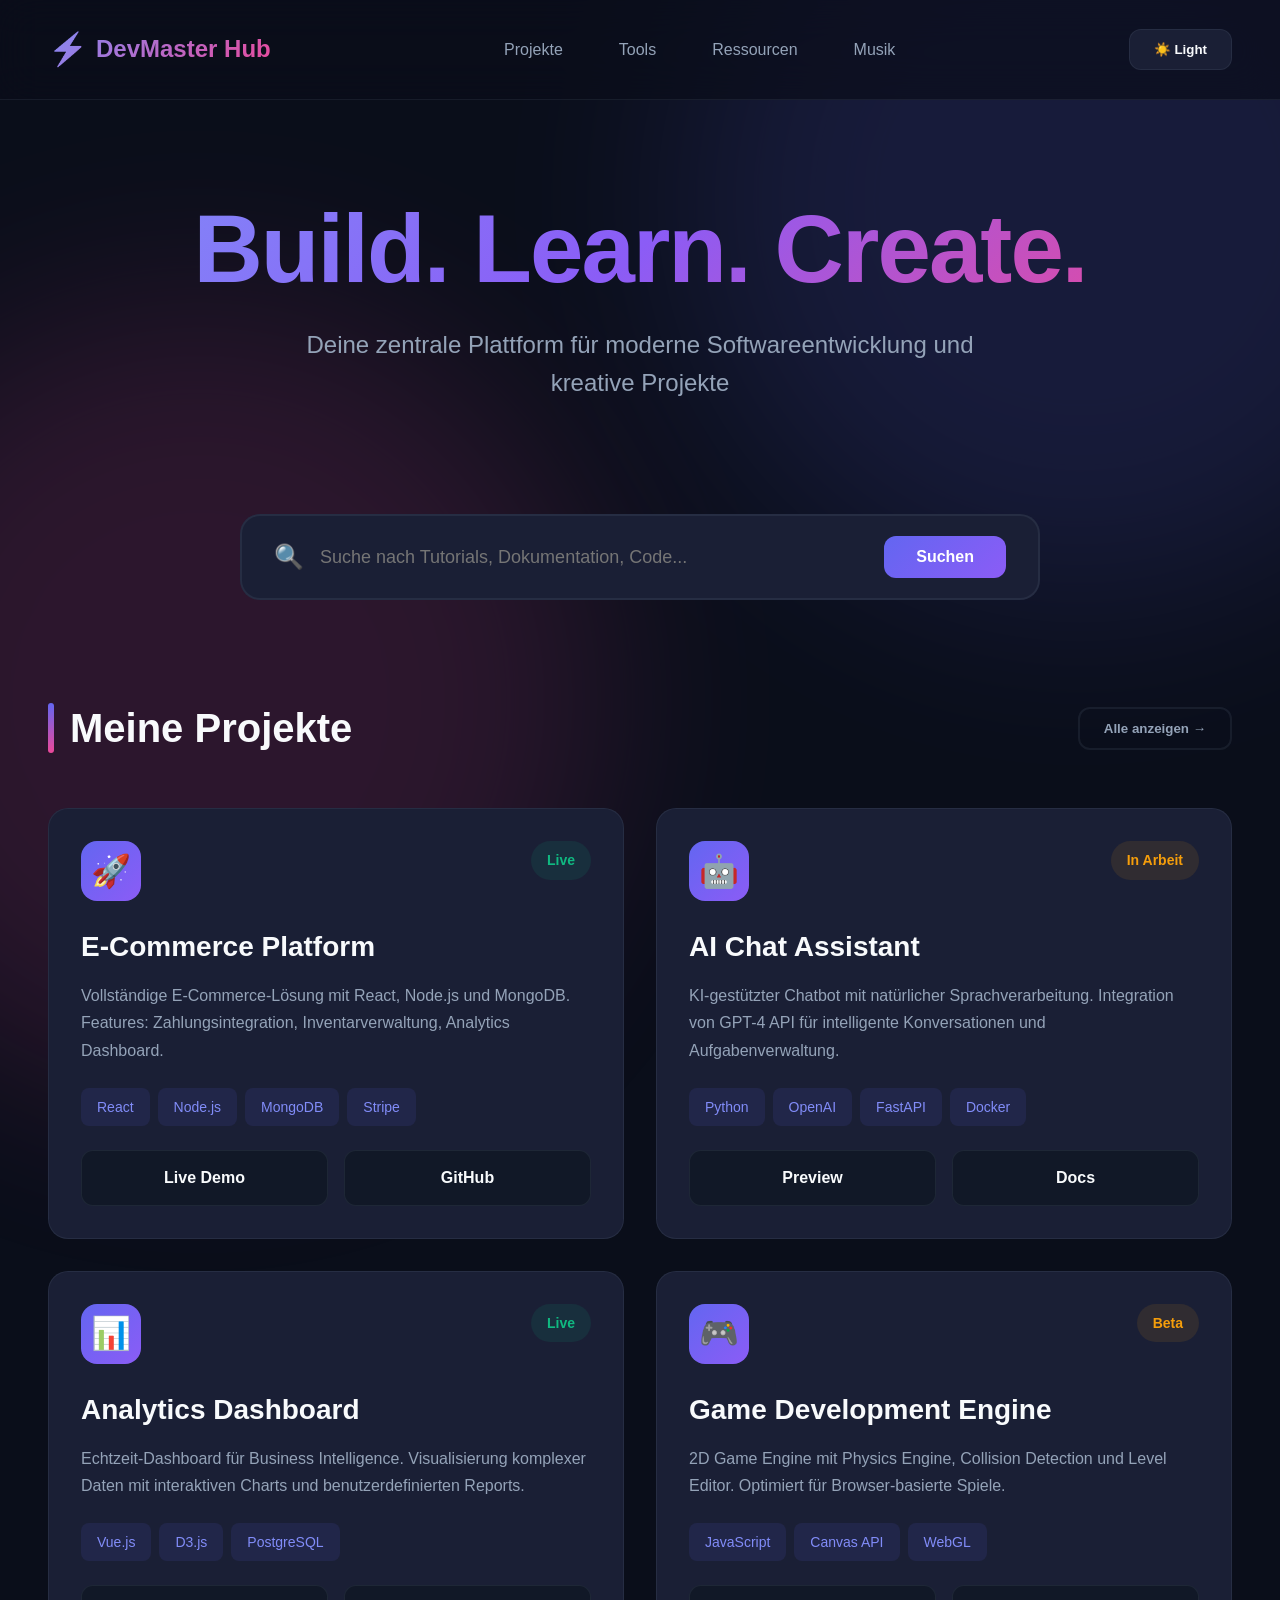
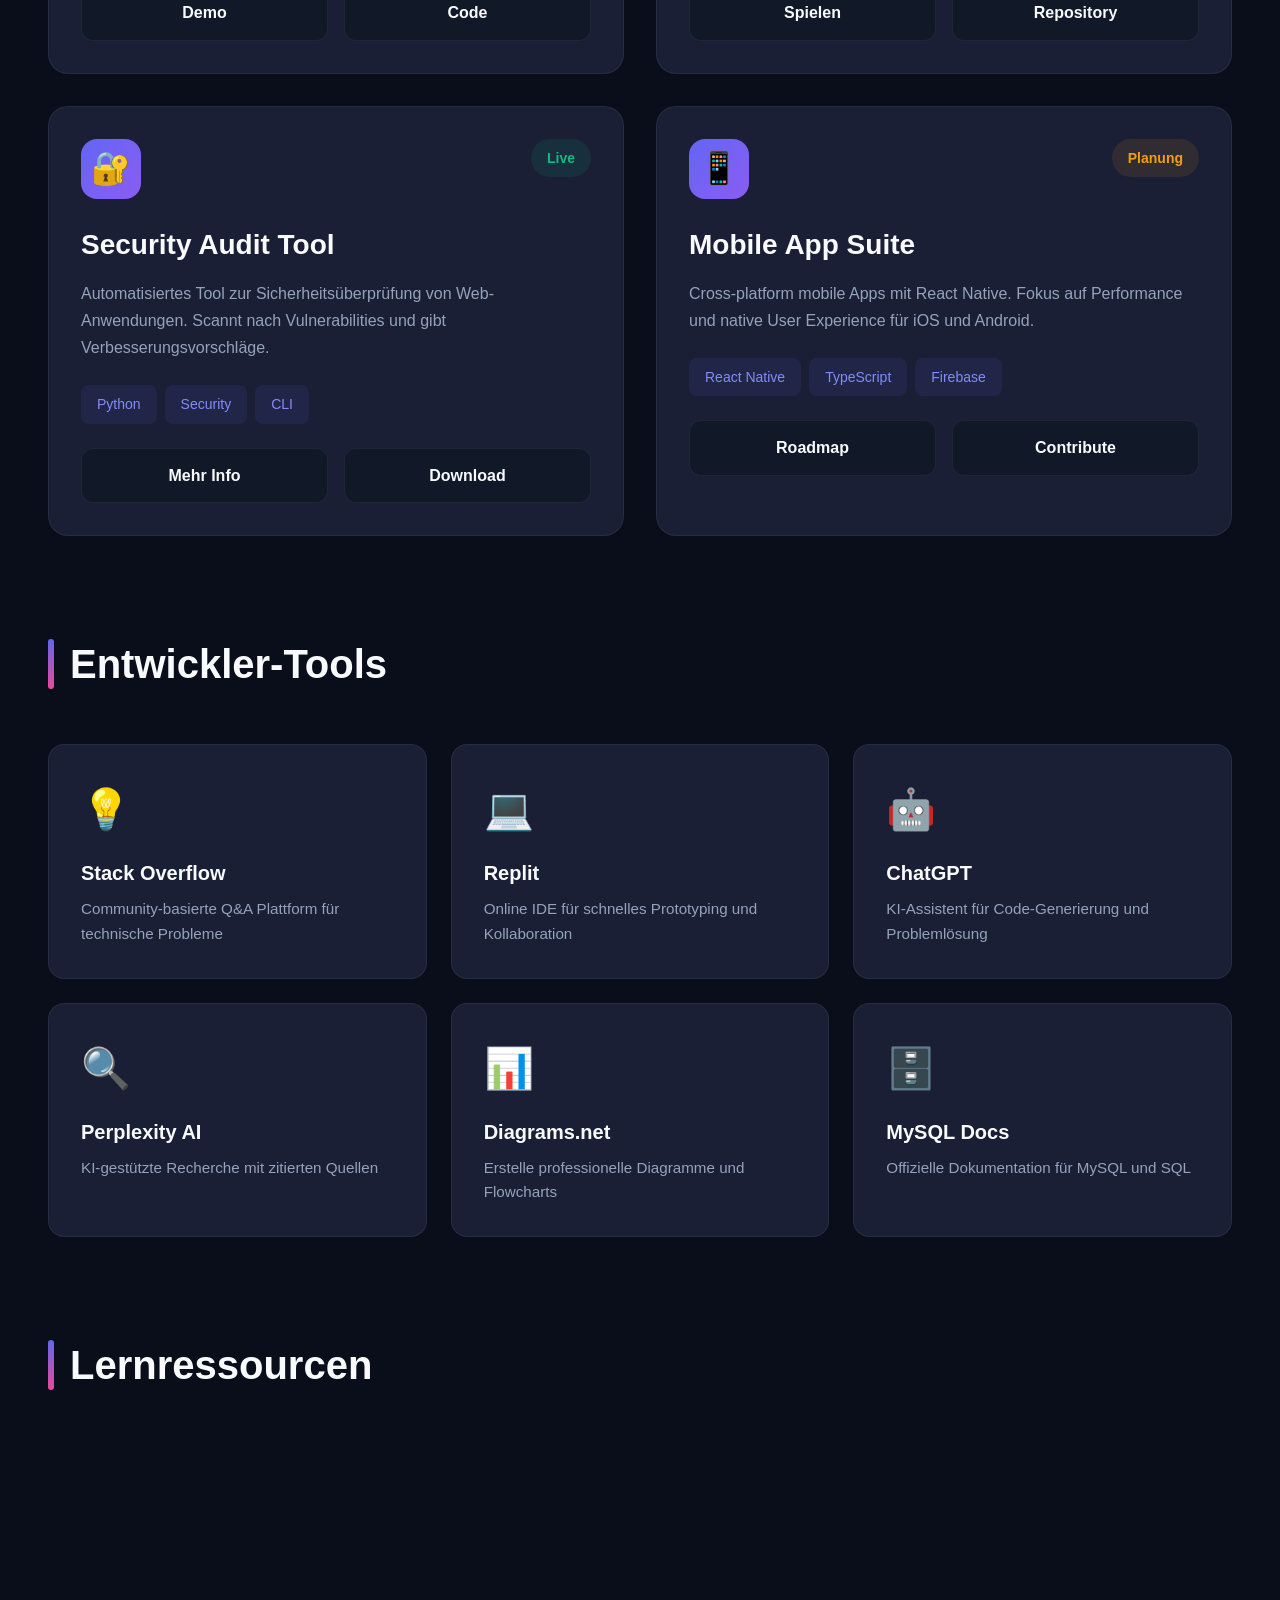
<file: assets/Master_office.html>
<!DOCTYPE html>
<html lang="de">
<head>
    <meta charset="UTF-8">
    <meta name="viewport" content="width=device-width, initial-scale=1.0">
    <title>Dev Master Hub</title>
    <link rel="icon" href="https://img.icons8.com/?size=100&id=114494&format=png&color=000000" type="image/png">
    <style>
        * {
            margin: 0;
            padding: 0;
            box-sizing: border-box;
        }

        :root {
            --primary: #6366f1;
            --primary-light: #818cf8;
            --secondary: #8b5cf6;
            --accent: #ec4899;
            --success: #10b981;
            --warning: #f59e0b;
            --bg-main: #0a0e1a;
            --bg-secondary: #111827;
            --bg-card: #1a1f35;
            --text-primary: #f8fafc;
            --text-secondary: #94a3b8;
            --border: rgba(148, 163, 184, 0.1);
            --glow: rgba(99, 102, 241, 0.4);
        }

        body.light-mode {
            --bg-main: #f8fafc;
            --bg-secondary: #ffffff;
            --bg-card: #ffffff;
            --text-primary: #0f172a;
            --text-secondary: #64748b;
            --border: rgba(15, 23, 42, 0.1);
            --glow: rgba(99, 102, 241, 0.2);
        }

        body {
            font-family: 'Inter', -apple-system, BlinkMacSystemFont, 'Segoe UI', sans-serif;
            background: var(--bg-main);
            color: var(--text-primary);
            line-height: 1.6;
            overflow-x: hidden;
        }

        /* Animated Background */
        .bg-gradient {
            position: fixed;
            top: 0;
            left: 0;
            width: 100%;
            height: 100%;
            z-index: -1;
            background: var(--bg-main);
        }

        .bg-gradient::before,
        .bg-gradient::after {
            content: '';
            position: absolute;
            width: 800px;
            height: 800px;
            border-radius: 50%;
            filter: blur(100px);
            opacity: 0.15;
            animation: float 20s ease-in-out infinite;
        }

        .bg-gradient::before {
            background: var(--primary);
            top: -200px;
            right: -200px;
            animation-delay: 0s;
        }

        .bg-gradient::after {
            background: var(--accent);
            bottom: -200px;
            left: -200px;
            animation-delay: 10s;
        }

        @keyframes float {
            0%, 100% { transform: translate(0, 0) scale(1); }
            33% { transform: translate(100px, -100px) scale(1.1); }
            66% { transform: translate(-100px, 100px) scale(0.9); }
        }

        /* Header */
        header {
            position: fixed;
            top: 0;
            left: 0;
            right: 0;
            z-index: 1000;
            backdrop-filter: blur(20px);
            background: rgba(10, 14, 26, 0.7);
            border-bottom: 1px solid var(--border);
        }

        body.light-mode header {
            background: rgba(248, 250, 252, 0.7);
        }

        .nav-container {
            max-width: 1600px;
            margin: 0 auto;
            padding: 1.5rem 3rem;
            display: flex;
            justify-content: space-between;
            align-items: center;
        }

        .logo {
            font-size: 1.5rem;
            font-weight: 800;
            background: linear-gradient(135deg, var(--primary-light), var(--accent));
            -webkit-background-clip: text;
            background-clip: text;
            color: transparent;
            display: flex;
            align-items: center;
            gap: 0.5rem;
        }

        .logo::before {
            content: '⚡';
            font-size: 2rem;
        }

        nav ul {
            display: flex;
            gap: 0.5rem;
            list-style: none;
        }

        .nav-link {
            padding: 0.75rem 1.5rem;
            color: var(--text-secondary);
            text-decoration: none;
            border-radius: 12px;
            font-weight: 500;
            transition: all 0.3s ease;
            position: relative;
        }

        .nav-link:hover {
            color: var(--primary-light);
            background: var(--bg-card);
        }

        .theme-toggle {
            padding: 0.75rem 1.5rem;
            background: var(--bg-card);
            border: 1px solid var(--border);
            border-radius: 12px;
            cursor: pointer;
            font-weight: 600;
            color: var(--text-primary);
            transition: all 0.3s ease;
        }

        .theme-toggle:hover {
            transform: scale(1.05);
            box-shadow: 0 0 30px var(--glow);
        }

        /* Main Content */
        main {
            margin-top: 100px;
            padding: 0 3rem 6rem;
            max-width: 1600px;
            margin-left: auto;
            margin-right: auto;
        }

        /* Hero */
        .hero {
            padding: 6rem 0 4rem;
            text-align: center;
        }

        .hero-title {
            font-size: clamp(3rem, 8vw, 6rem);
            font-weight: 900;
            margin-bottom: 1.5rem;
            background: linear-gradient(135deg, var(--primary-light) 0%, var(--secondary) 50%, var(--accent) 100%);
            -webkit-background-clip: text;
            background-clip: text;
            color: transparent;
            line-height: 1.1;
            letter-spacing: -0.02em;
        }

        .hero-subtitle {
            font-size: 1.5rem;
            color: var(--text-secondary);
            max-width: 700px;
            margin: 0 auto 3rem;
            font-weight: 400;
        }

        /* Search */
        .search-wrapper {
            max-width: 800px;
            margin: 0 auto 6rem;
        }

        .search-box {
            position: relative;
            background: var(--bg-card);
            border: 2px solid var(--border);
            border-radius: 20px;
            padding: 1.25rem 2rem;
            display: flex;
            align-items: center;
            gap: 1rem;
            transition: all 0.3s ease;
        }

        .search-box:focus-within {
            border-color: var(--primary);
            box-shadow: 0 0 0 4px var(--glow), 0 20px 60px rgba(0, 0, 0, 0.3);
            transform: translateY(-2px);
        }

        .search-icon {
            font-size: 1.5rem;
            color: var(--text-secondary);
        }

        .search-input {
            flex: 1;
            border: none;
            outline: none;
            background: transparent;
            font-size: 1.125rem;
            color: var(--text-primary);
        }

        .search-btn {
            background: linear-gradient(135deg, var(--primary), var(--secondary));
            color: white;
            border: none;
            padding: 0.75rem 2rem;
            border-radius: 12px;
            cursor: pointer;
            font-weight: 600;
            font-size: 1rem;
            transition: all 0.3s ease;
        }

        .search-btn:hover {
            transform: scale(1.05);
            box-shadow: 0 8px 25px var(--glow);
        }

        /* Section Headers */
        .section-header {
            display: flex;
            justify-content: space-between;
            align-items: center;
            margin-bottom: 3rem;
        }

        .section-title {
            font-size: 2.5rem;
            font-weight: 800;
            display: flex;
            align-items: center;
            gap: 1rem;
        }

        .section-title::before {
            content: '';
            width: 6px;
            height: 50px;
            background: linear-gradient(to bottom, var(--primary), var(--accent));
            border-radius: 10px;
        }

        .view-all {
            padding: 0.75rem 1.5rem;
            background: transparent;
            border: 2px solid var(--border);
            border-radius: 12px;
            color: var(--text-secondary);
            font-weight: 600;
            cursor: pointer;
            transition: all 0.3s ease;
        }

        .view-all:hover {
            border-color: var(--primary);
            color: var(--primary);
            transform: translateX(5px);
        }

        /* Project Showcase */
        .projects-grid {
            display: grid;
            grid-template-columns: repeat(auto-fill, minmax(400px, 1fr));
            gap: 2rem;
            margin-bottom: 6rem;
        }

        .project-card {
            background: var(--bg-card);
            border: 1px solid var(--border);
            border-radius: 20px;
            padding: 2rem;
            transition: all 0.4s cubic-bezier(0.4, 0, 0.2, 1);
            position: relative;
            overflow: hidden;
            cursor: pointer;
        }

        .project-card::before {
            content: '';
            position: absolute;
            top: 0;
            left: 0;
            right: 0;
            height: 4px;
            background: linear-gradient(90deg, var(--primary), var(--accent));
            transform: scaleX(0);
            transition: transform 0.4s ease;
        }

        .project-card:hover {
            transform: translateY(-8px);
            box-shadow: 0 25px 50px rgba(0, 0, 0, 0.3);
            border-color: var(--primary);
        }

        .project-card:hover::before {
            transform: scaleX(1);
        }

        .project-header {
            display: flex;
            justify-content: space-between;
            align-items: flex-start;
            margin-bottom: 1.5rem;
        }

        .project-icon {
            width: 60px;
            height: 60px;
            background: linear-gradient(135deg, var(--primary), var(--secondary));
            border-radius: 16px;
            display: flex;
            align-items: center;
            justify-content: center;
            font-size: 2rem;
        }

        .project-status {
            padding: 0.5rem 1rem;
            background: rgba(16, 185, 129, 0.1);
            color: var(--success);
            border-radius: 20px;
            font-size: 0.875rem;
            font-weight: 600;
        }

        .project-status.wip {
            background: rgba(245, 158, 11, 0.1);
            color: var(--warning);
        }

        .project-title {
            font-size: 1.75rem;
            font-weight: 700;
            margin-bottom: 0.75rem;
        }

        .project-description {
            color: var(--text-secondary);
            line-height: 1.7;
            margin-bottom: 1.5rem;
        }

        .project-tags {
            display: flex;
            flex-wrap: wrap;
            gap: 0.5rem;
            margin-bottom: 1.5rem;
        }

        .tag {
            padding: 0.5rem 1rem;
            background: rgba(99, 102, 241, 0.1);
            color: var(--primary-light);
            border-radius: 8px;
            font-size: 0.875rem;
            font-weight: 500;
        }

        .project-footer {
            display: flex;
            gap: 1rem;
        }

        .project-link {
            flex: 1;
            padding: 0.875rem;
            background: var(--bg-secondary);
            border: 1px solid var(--border);
            border-radius: 12px;
            color: var(--text-primary);
            text-decoration: none;
            text-align: center;
            font-weight: 600;
            transition: all 0.3s ease;
        }

        .project-link:hover {
            background: var(--primary);
            border-color: var(--primary);
            color: white;
        }

        /* Resources Grid */
        .resources-grid {
            display: grid;
            grid-template-columns: repeat(auto-fill, minmax(320px, 1fr));
            gap: 1.5rem;
            margin-bottom: 6rem;
        }

        .resource-card {
            background: var(--bg-card);
            border: 1px solid var(--border);
            border-radius: 16px;
            padding: 2rem;
            transition: all 0.3s ease;
            cursor: pointer;
        }

        .resource-card:hover {
            transform: translateY(-4px);
            box-shadow: 0 15px 35px rgba(0, 0, 0, 0.2);
            border-color: var(--primary);
        }

        .resource-icon {
            font-size: 2.5rem;
            margin-bottom: 1rem;
        }

        .resource-title {
            font-size: 1.25rem;
            font-weight: 700;
            margin-bottom: 0.5rem;
        }

        .resource-description {
            color: var(--text-secondary);
            font-size: 0.95rem;
        }

        /* Spotify Section */
        .spotify-section {
            background: var(--bg-card);
            border: 1px solid var(--border);
            border-radius: 24px;
            padding: 3rem;
            margin-bottom: 6rem;
        }

        .spotify-content {
            display: flex;
            gap: 3rem;
            align-items: center;
        }

        .spotify-info {
            flex: 1;
        }

        .spotify-info h3 {
            font-size: 2rem;
            margin-bottom: 1rem;
        }

        .spotify-info p {
            color: var(--text-secondary);
            font-size: 1.125rem;
            margin-bottom: 2rem;
        }

        .spotify-player {
            flex: 1.5;
        }

        iframe {
            width: 100%;
            border-radius: 16px;
        }

        /* Footer */
        footer {
            background: var(--bg-card);
            border-top: 1px solid var(--border);
            padding: 3rem;
            margin-top: 6rem;
        }

        .footer-content {
            max-width: 1600px;
            margin: 0 auto;
            display: flex;
            justify-content: space-between;
            align-items: center;
        }

        .footer-social {
            display: flex;
            gap: 1rem;
        }

        .social-link {
            width: 48px;
            height: 48px;
            background: var(--bg-secondary);
            border: 1px solid var(--border);
            border-radius: 12px;
            display: flex;
            align-items: center;
            justify-content: center;
            font-size: 1.5rem;
            text-decoration: none;
            transition: all 0.3s ease;
        }

        .social-link:hover {
            background: var(--primary);
            transform: translateY(-4px);
            box-shadow: 0 8px 20px var(--glow);
        }

        /* Responsive */
        @media (max-width: 1024px) {
            .projects-grid {
                grid-template-columns: repeat(auto-fill, minmax(300px, 1fr));
            }
            
            .spotify-content {
                flex-direction: column;
            }
        }

        @media (max-width: 768px) {
            main {
                padding: 0 1.5rem 3rem;
            }

            .nav-container {
                padding: 1rem 1.5rem;
                flex-wrap: wrap;
            }

            nav ul {
                flex-wrap: wrap;
                width: 100%;
                justify-content: center;
                margin-top: 1rem;
            }

            .hero-title {
                font-size: 2.5rem;
            }

            .hero-subtitle {
                font-size: 1.125rem;
            }

            .section-title {
                font-size: 1.75rem;
            }

            .projects-grid,
            .resources-grid {
                grid-template-columns: 1fr;
            }

            .footer-content {
                flex-direction: column;
                gap: 2rem;
                text-align: center;
            }
        }

        /* Scroll animations */
        @keyframes fadeInUp {
            from {
                opacity: 0;
                transform: translateY(30px);
            }
            to {
                opacity: 1;
                transform: translateY(0);
            }
        }

        .project-card,
        .resource-card {
            animation: fadeInUp 0.6s ease-out backwards;
        }

        .project-card:nth-child(1) { animation-delay: 0.1s; }
        .project-card:nth-child(2) { animation-delay: 0.2s; }
        .project-card:nth-child(3) { animation-delay: 0.3s; }
        .project-card:nth-child(4) { animation-delay: 0.4s; }
        .project-card:nth-child(5) { animation-delay: 0.5s; }
        .project-card:nth-child(6) { animation-delay: 0.6s; }
    </style>
</head>
<body>
    <div class="bg-gradient"></div>

    <header>
        <div class="nav-container">
            <div class="logo">DevMaster Hub</div>
            <nav>
                <ul>
                    <li><a href="#projects" class="nav-link">Projekte</a></li>
                    <li><a href="#tools" class="nav-link">Tools</a></li>
                    <li><a href="#resources" class="nav-link">Ressourcen</a></li>
                    <li><a href="#music" class="nav-link">Musik</a></li>
                </ul>
            </nav>
            <button class="theme-toggle" id="themeToggle">☀️ Light</button>
        </div>
    </header>

    <main>
        <section class="hero">
            <h1 class="hero-title">Build. Learn. Create.</h1>
            <p class="hero-subtitle">Deine zentrale Plattform für moderne Softwareentwicklung und kreative Projekte</p>
        </section>

        <div class="search-wrapper">
            <form action="https://www.google.com/search" method="GET" target="_blank">
                <div class="search-box">
                    <span class="search-icon">🔍</span>
                    <input type="text" name="q" placeholder="Suche nach Tutorials, Dokumentation, Code..." class="search-input">
                    <button type="submit" class="search-btn">Suchen</button>
                </div>
            </form>
        </div>

        <section id="projects">
            <div class="section-header">
                <h2 class="section-title">Meine Projekte</h2>
                <button class="view-all">Alle anzeigen →</button>
            </div>
            <div class="projects-grid">
                <div class="project-card">
                    <div class="project-header">
                        <div class="project-icon">🚀</div>
                        <span class="project-status">Live</span>
                    </div>
                    <h3 class="project-title">E-Commerce Platform</h3>
                    <p class="project-description">Vollständige E-Commerce-Lösung mit React, Node.js und MongoDB. Features: Zahlungsintegration, Inventarverwaltung, Analytics Dashboard.</p>
                    <div class="project-tags">
                        <span class="tag">React</span>
                        <span class="tag">Node.js</span>
                        <span class="tag">MongoDB</span>
                        <span class="tag">Stripe</span>
                    </div>
                    <div class="project-footer">
                        <a href="#" class="project-link">Live Demo</a>
                        <a href="#" class="project-link">GitHub</a>
                    </div>
                </div>

                <div class="project-card">
                    <div class="project-header">
                        <div class="project-icon">🤖</div>
                        <span class="project-status wip">In Arbeit</span>
                    </div>
                    <h3 class="project-title">AI Chat Assistant</h3>
                    <p class="project-description">KI-gestützter Chatbot mit natürlicher Sprachverarbeitung. Integration von GPT-4 API für intelligente Konversationen und Aufgabenverwaltung.</p>
                    <div class="project-tags">
                        <span class="tag">Python</span>
                        <span class="tag">OpenAI</span>
                        <span class="tag">FastAPI</span>
                        <span class="tag">Docker</span>
                    </div>
                    <div class="project-footer">
                        <a href="#" class="project-link">Preview</a>
                        <a href="#" class="project-link">Docs</a>
                    </div>
                </div>

                <div class="project-card">
                    <div class="project-header">
                        <div class="project-icon">📊</div>
                        <span class="project-status">Live</span>
                    </div>
                    <h3 class="project-title">Analytics Dashboard</h3>
                    <p class="project-description">Echtzeit-Dashboard für Business Intelligence. Visualisierung komplexer Daten mit interaktiven Charts und benutzerdefinierten Reports.</p>
                    <div class="project-tags">
                        <span class="tag">Vue.js</span>
                        <span class="tag">D3.js</span>
                        <span class="tag">PostgreSQL</span>
                    </div>
                    <div class="project-footer">
                        <a href="#" class="project-link">Demo</a>
                        <a href="#" class="project-link">Code</a>
                    </div>
                </div>

                <div class="project-card">
                    <div class="project-header">
                        <div class="project-icon">🎮</div>
                        <span class="project-status wip">Beta</span>
                    </div>
                    <h3 class="project-title">Game Development Engine</h3>
                    <p class="project-description">2D Game Engine mit Physics Engine, Collision Detection und Level Editor. Optimiert für Browser-basierte Spiele.</p>
                    <div class="project-tags">
                        <span class="tag">JavaScript</span>
                        <span class="tag">Canvas API</span>
                        <span class="tag">WebGL</span>
                    </div>
                    <div class="project-footer">
                        <a href="#" class="project-link">Spielen</a>
                        <a href="#" class="project-link">Repository</a>
                    </div>
                </div>

                <div class="project-card">
                    <div class="project-header">
                        <div class="project-icon">🔐</div>
                        <span class="project-status">Live</span>
                    </div>
                    <h3 class="project-title">Security Audit Tool</h3>
                    <p class="project-description">Automatisiertes Tool zur Sicherheitsüberprüfung von Web-Anwendungen. Scannt nach Vulnerabilities und gibt Verbesserungsvorschläge.</p>
                    <div class="project-tags">
                        <span class="tag">Python</span>
                        <span class="tag">Security</span>
                        <span class="tag">CLI</span>
                    </div>
                    <div class="project-footer">
                        <a href="IT-Sicherheit.html" class="project-link">Mehr Info</a>
                        <a href="#" class="project-link">Download</a>
                    </div>
                </div>

                <div class="project-card">
                    <div class="project-header">
                        <div class="project-icon">📱</div>
                        <span class="project-status wip">Planung</span>
                    </div>
                    <h3 class="project-title">Mobile App Suite</h3>
                    <p class="project-description">Cross-platform mobile Apps mit React Native. Fokus auf Performance und native User Experience für iOS und Android.</p>
                    <div class="project-tags">
                        <span class="tag">React Native</span>
                        <span class="tag">TypeScript</span>
                        <span class="tag">Firebase</span>
                    </div>
                    <div class="project-footer">
                        <a href="#" class="project-link">Roadmap</a>
                        <a href="#" class="project-link">Contribute</a>
                    </div>
                </div>
            </div>
        </section>

        <section id="tools">
            <div class="section-header">
                <h2 class="section-title">Entwickler-Tools</h2>
            </div>
            <div class="resources-grid">
                <div class="resource-card" onclick="window.open('https://stackoverflow.com/questions', '_blank')">
                    <div class="resource-icon">💡</div>
                    <h3 class="resource-title">Stack Overflow</h3>
                    <p class="resource-description">Community-basierte Q&A Plattform für technische Probleme</p>
                </div>

                <div class="resource-card" onclick="window.open('https://replit.com', '_blank')">
                    <div class="resource-icon">💻</div>
                    <h3 class="resource-title">Replit</h3>
                    <p class="resource-description">Online IDE für schnelles Prototyping und Kollaboration</p>
                </div>

                <div class="resource-card" onclick="window.open('https://chatgpt.com/', '_blank')">
                    <div class="resource-icon">🤖</div>
                    <h3 class="resource-title">ChatGPT</h3>
                    <p class="resource-description">KI-Assistent für Code-Generierung und Problemlösung</p>
                </div>

                <div class="resource-card" onclick="window.open('https://www.perplexity.ai/', '_blank')">
                    <div class="resource-icon">🔍</div>
                    <h3 class="resource-title">Perplexity AI</h3>
                    <p class="resource-description">KI-gestützte Recherche mit zitierten Quellen</p>
                </div>

                <div class="resource-card" onclick="window.open('https://app.diagrams.net/', '_blank')">
                    <div class="resource-icon">📊</div>
                    <h3 class="resource-title">Diagrams.net</h3>
                    <p class="resource-description">Erstelle professionelle Diagramme und Flowcharts</p>
                </div>

                <div class="resource-card" onclick="window.open('https://dev.mysql.com/doc/refman/8.4/en/string-functions.html', '_blank')">
                    <div class="resource-icon">🗄️</div>
                    <h3 class="resource-title">MySQL Docs</h3>
                    <p class="resource-description">Offizielle Dokumentation für MySQL und SQL</p>
                </div>
            </div>
        </section>

        <section id="resources">
            <div class="section-header">
                <h2 class="section-title">Lernressourcen</h2>
            </div>
            <div class="resources-grid">
                <div class="resource-car
</file>
